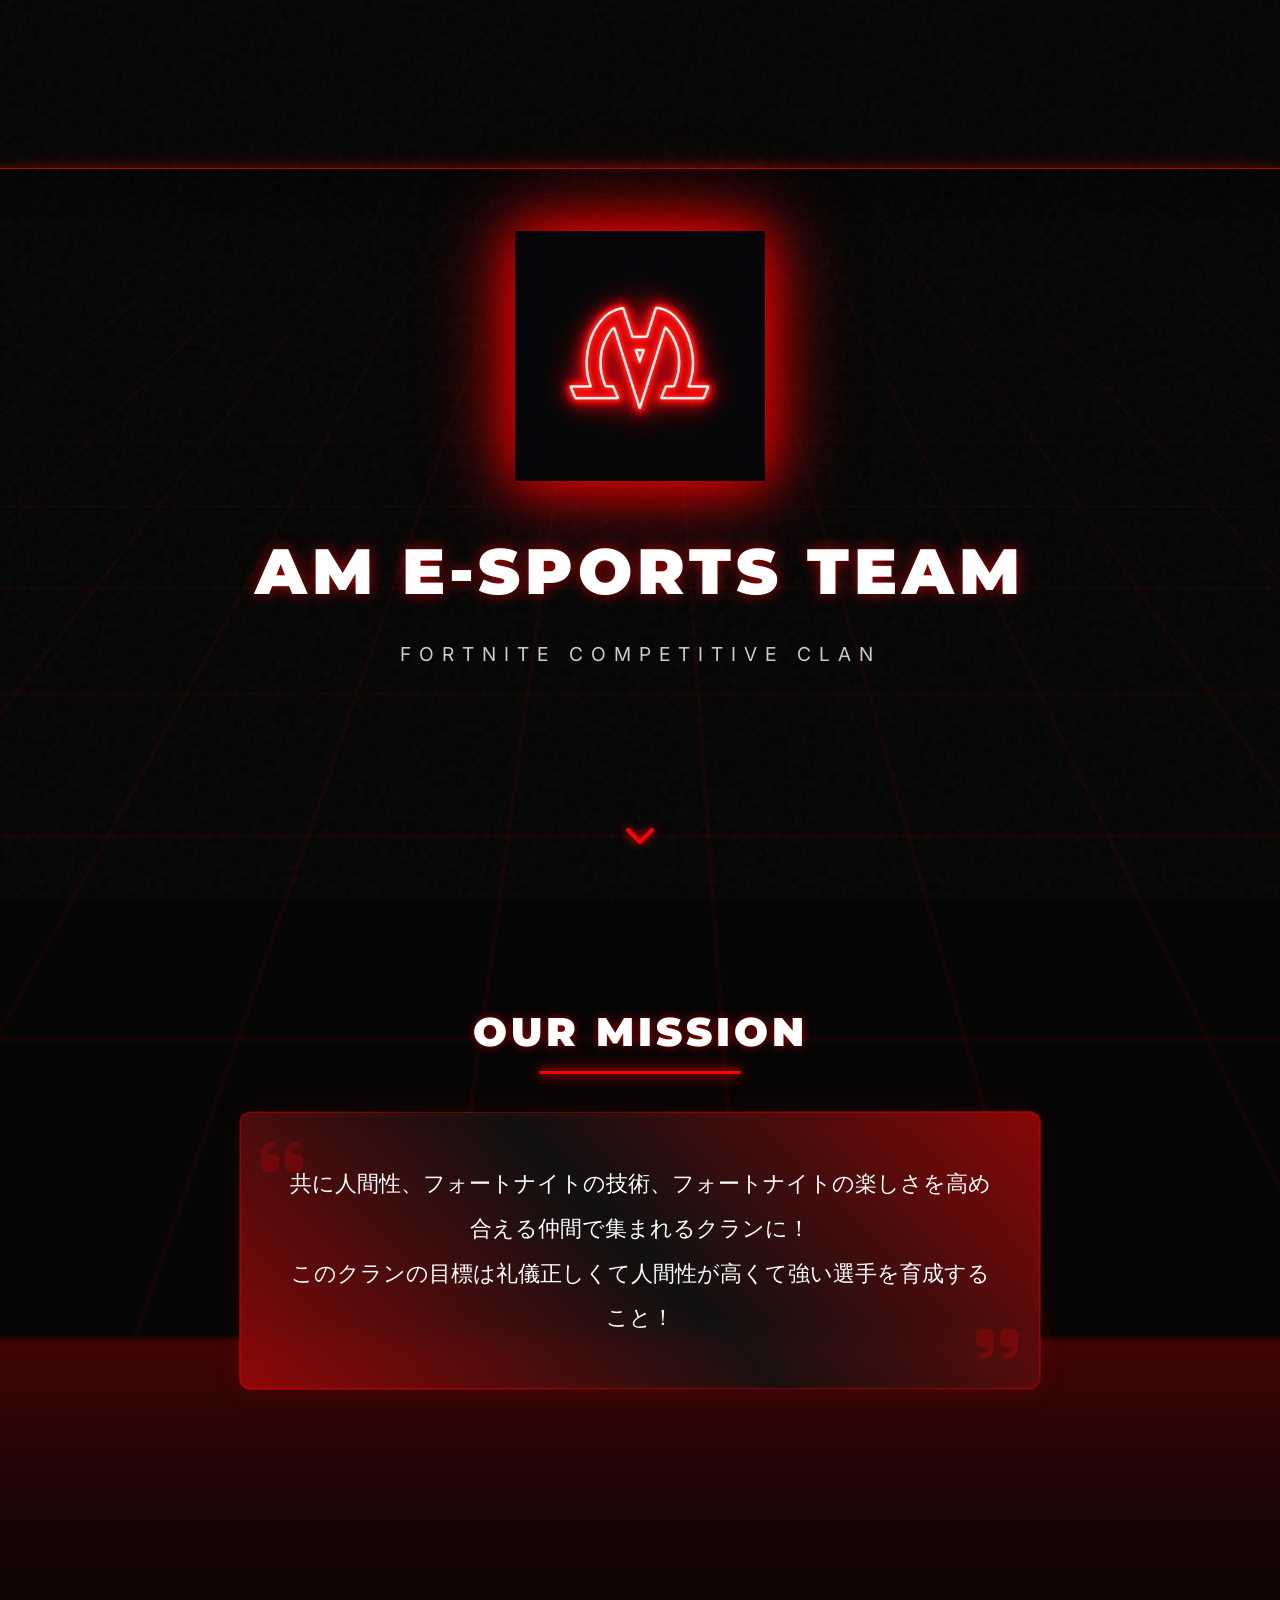
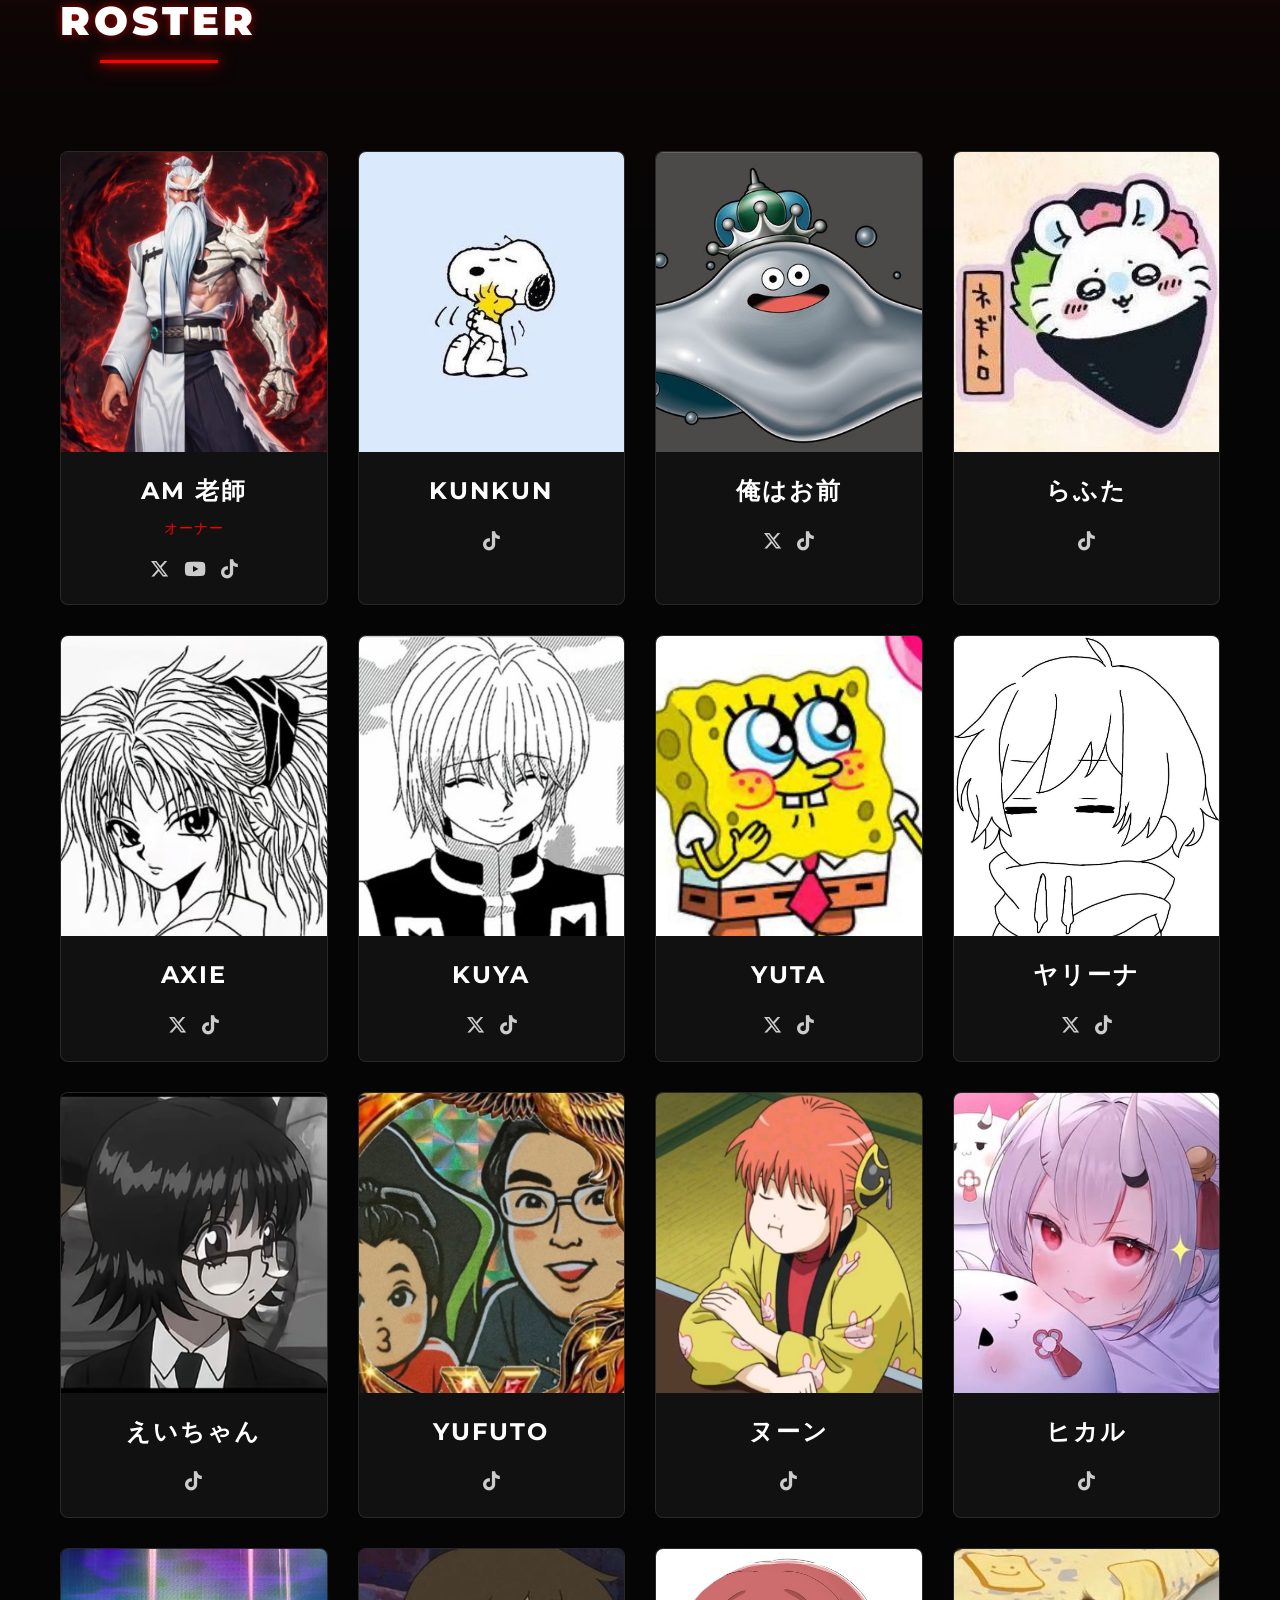
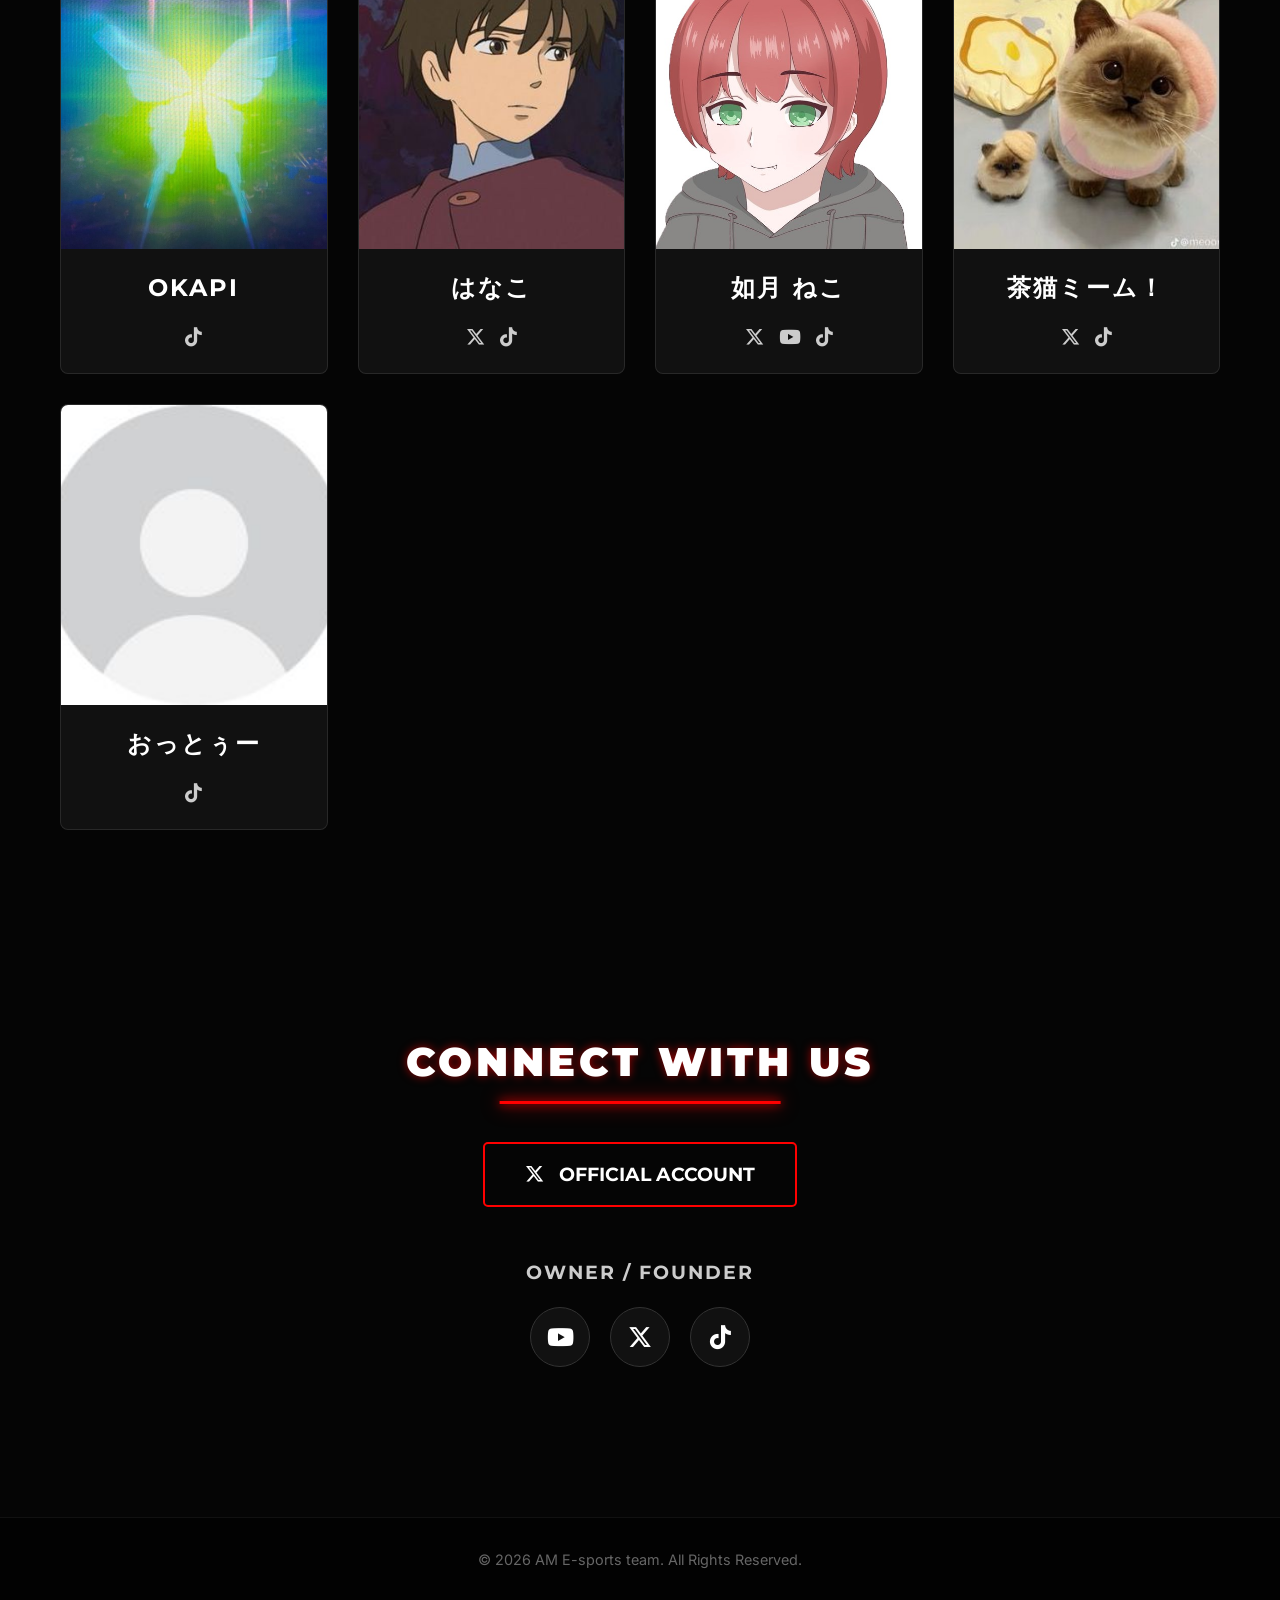
<file: index.html>
<!DOCTYPE html>
<html lang="ja">

<head>
    <meta charset="UTF-8">
    <meta name="viewport" content="width=device-width, initial-scale=1.0">
    <meta name="description" content="AM E-sports team - 共に人間性、フォートナイトの技術、楽しさを高め合える仲間が集まるクラン">
    <title>AM E-sports team | Official Website</title>

    <!-- Google Fonts -->
    <link rel="preconnect" href="https://fonts.googleapis.com">
    <link rel="preconnect" href="https://fonts.gstatic.com" crossorigin>
    <link
        href="https://fonts.googleapis.com/css2?family=Inter:wght@400;500&family=Montserrat:wght@400;700;900&display=swap"
        rel="stylesheet">

    <!-- FontAwesome for SNS Icons -->
    <link rel="stylesheet" href="https://cdnjs.cloudflare.com/ajax/libs/font-awesome/6.5.1/css/all.min.css" integrity="sha512-DTOQO9RWCH3ppGqcWaEA1BIZOC6xxalwEsw9c2QQeAIftl+Vegovlnee1c9QX4TctnWMn13TZye+giMm8e2LwA==" crossorigin="anonymous" referrerpolicy="no-referrer">

    <link rel="stylesheet" href="style.css">
</head>

<body>
    <div class="background-grid"></div>
    <div class="noise-overlay"></div>

    <main>
        <!-- Hero Section -->
        <section id="hero" class="hero fullscreen fade-in">
            <div class="hero-content">
                <div class="logo-container">
                    <img src="logo.png" alt="AM E-sports team Logo" class="main-logo" id="logo">
                </div>
                <h1 class="glitch-text" data-text="AM E-SPORTS TEAM">AM E-SPORTS TEAM</h1>
                <p class="subtitle">FORTNITE COMPETITIVE CLAN</p>
            </div>
            <div class="scroll-indicator">
                <i class="fa-solid fa-chevron-down"></i>
            </div>
        </section>

        <!-- Mission Section -->
        <section id="mission" class="mission section-padding fade-in">
            <div class="container">
                <h2 class="section-title">OUR MISSION</h2>
                <div class="mission-box neon-border">
                    <i class="fa-solid fa-quote-left quote-icon"></i>
                    <p class="mission-text">
                        共に人間性、フォートナイトの技術、フォートナイトの楽しさを高め合える仲間で集まれるクランに！<br>
                        このクランの目標は礼儀正しくて人間性が高くて強い選手を育成すること！
                    </p>
                    <i class="fa-solid fa-quote-right quote-icon right"></i>
                </div>
            </div>
        </section>

        <!-- Roster Section -->
        <section id="roster" class="roster section-padding fade-in">
            <div class="container">
                <h2 class="section-title">ROSTER</h2>
                <div class="roster-grid" id="roster-grid">
                    <!-- JavaScript will insert player cards here -->
                </div>
            </div>
        </section>

        <!-- Contact / SNS Section -->
        <section id="contact" class="contact section-padding fade-in">
            <div class="container">
                <h2 class="section-title">CONNECT WITH US</h2>
                <div class="social-links">
                    <a href="https://x.com/AM_Esports_fn" target="_blank" class="social-btn neon-box"
                        aria-label="Official X (Twitter)">
                        <i class="fa-brands fa-x-twitter"></i>
                        <span>Official Account</span>
                    </a>
                </div>

                <h3 class="owner-title">OWNER / FOUNDER</h3>
                <div class="social-links owner-links">
                    <a href="https://www.youtube.com/@am-rousi/streams" target="_blank" class="social-icon-btn"
                        aria-label="Owner YouTube">
                        <i class="fa-brands fa-youtube"></i>
                    </a>
                    <a href="https://x.com/amloushi" target="_blank" class="social-icon-btn" aria-label="Owner X">
                        <i class="fa-brands fa-x-twitter"></i>
                    </a>
                    <a href="https://www.tiktok.com/@amroushi01" target="_blank" class="social-icon-btn tiktok"
                        aria-label="Owner TikTok">
                        <i class="fa-brands fa-tiktok"></i>
                    </a>
                </div>
            </div>
        </section>
    </main>

    <footer class="site-footer">
        <p>&copy; 2026 AM E-sports team. All Rights Reserved.</p>
    </footer>

    <script src="script.js"></script>
</body>

</html>
</file>
<file: style.css>
:root {
    --bg-color: #050505;
    --neon-red: #ff0000;
    --neon-red-glow: rgba(255, 0, 0, 0.6);
    --neon-red-dark: #800000;
    --text-primary: #ffffff;
    --text-secondary: #cccccc;
    --grid-color: rgba(255, 0, 0, 0.08);
    /* Dark subtle red grid */
    --card-bg: rgba(20, 20, 20, 0.8);

    --font-heading: 'Montserrat', sans-serif;
    --font-body: 'Inter', sans-serif;
}

* {
    margin: 0;
    padding: 0;
    box-sizing: border-box;
}

body {
    background-color: var(--bg-color);
    color: var(--text-primary);
    font-family: var(--font-body);
    overflow-x: hidden;
    line-height: 1.6;
}

/* Background Effects */
.background-grid {
    position: fixed;
    top: 0;
    left: 0;
    width: 100vw;
    height: 100vh;
    background-image:
        linear-gradient(to right, var(--grid-color) 1px, transparent 1px),
        linear-gradient(to bottom, var(--grid-color) 1px, transparent 1px);
    background-size: 60px 60px;
    z-index: -2;
    transform: perspective(1000px) rotateX(60deg) translateY(-200px) scale(2);
    border-top: 1px solid var(--neon-red);
    box-shadow: inset 0 200px 200px -100px #000, 0 0 50px var(--neon-red-glow);
    opacity: 0.8;
}

.noise-overlay {
    position: fixed;
    top: 0;
    left: 0;
    width: 100vw;
    height: 100vh;
    background: url('data:image/svg+xml,%3Csvg viewBox="0 0 200 200" xmlns="http://www.w3.org/2000/svg"%3E%3Cfilter id="noiseFilter"%3E%3CfeTurbulence type="fractalNoise" baseFrequency="0.65" numOctaves="3" stitchTiles="stitch"/%3E%3C/filter%3E%3Crect width="100%25" height="100%25" filter="url(%23noiseFilter)"/%3E%3C/svg%3E');
    opacity: 0.04;
    z-index: -1;
    pointer-events: none;
}

/* Typography */
h1,
h2,
h3,
h4 {
    font-family: var(--font-heading);
    text-transform: uppercase;
}

.section-title {
    font-size: 2.5rem;
    font-weight: 900;
    text-align: center;
    margin-bottom: 3rem;
    letter-spacing: 4px;
    color: var(--text-primary);
    text-shadow: 0 0 10px var(--neon-red-glow);
    position: relative;
    display: inline-block;
    animation: flicker 4s infinite alternate;
}

.section-title::after {
    content: '';
    position: absolute;
    bottom: -10px;
    left: 50%;
    transform: translateX(-50%);
    width: 60%;
    height: 3px;
    background: var(--neon-red);
    box-shadow: 0 0 10px var(--neon-red), 0 0 20px var(--neon-red);
}

.container {
    max-width: 1200px;
    margin: 0 auto;
    padding: 0 20px;
}

.section-padding {
    padding: 100px 0;
}

.fullscreen {
    min-height: 100vh;
    display: flex;
    flex-direction: column;
    justify-content: center;
    align-items: center;
}

/* Animations */
.fade-in {
    opacity: 0;
    transform: translateY(30px);
    transition: opacity 1s cubic-bezier(0.165, 0.84, 0.44, 1), transform 1s cubic-bezier(0.165, 0.84, 0.44, 1);
}

.fade-in.is-visible {
    opacity: 1;
    transform: translateY(0);
}

@keyframes flicker {

    0%,
    18%,
    22%,
    25%,
    53%,
    57%,
    100% {
        text-shadow:
            0 0 4px #fff,
            0 0 11px #fff,
            0 0 19px #fff,
            0 0 40px var(--neon-red),
            0 0 80px var(--neon-red),
            0 0 90px var(--neon-red),
            0 0 100px var(--neon-red),
            0 0 150px var(--neon-red);
    }

    20%,
    24%,
    55% {
        text-shadow: none;
    }
}

@keyframes flicker-subtle {

    0%,
    18%,
    22%,
    25%,
    53%,
    57%,
    100% {
        opacity: 1;
    }

    20%,
    24%,
    55% {
        opacity: 0.7;
    }
}

/* Hero Section */
.hero {
    position: relative;
    text-align: center;
}

.logo-container {
    margin-bottom: 2rem;
    display: inline-block;
}

.main-logo {
    max-width: 250px;
    width: 100%;
    filter: drop-shadow(0 0 20px var(--neon-red-glow)) drop-shadow(0 0 40px var(--neon-red));
    animation: breath 3s ease-in-out infinite alternate;
}

@keyframes breath {
    0% {
        filter: drop-shadow(0 0 15px rgba(255, 0, 0, 0.4)) drop-shadow(0 0 30px rgba(255, 0, 0, 0.2));
        transform: scale(0.98);
    }

    100% {
        filter: drop-shadow(0 0 25px rgba(255, 0, 0, 0.8)) drop-shadow(0 0 50px rgba(255, 0, 0, 0.6));
        transform: scale(1.02);
    }
}

.glitch-text {
    font-size: 4rem;
    font-weight: 900;
    letter-spacing: 5px;
    position: relative;
    color: var(--text-primary);
    text-shadow: 0 0 15px var(--neon-red-glow);
    margin-bottom: 1rem;
    animation: flicker 5s infinite;
}

.subtitle {
    font-size: 1.2rem;
    letter-spacing: 8px;
    color: var(--text-secondary);
    text-transform: uppercase;
}

.scroll-indicator {
    position: absolute;
    bottom: 40px;
    left: 50%;
    transform: translateX(-50%);
    font-size: 2rem;
    color: var(--neon-red);
    animation: bounce 2s infinite;
    text-shadow: 0 0 10px var(--neon-red);
}

@keyframes bounce {

    0%,
    20%,
    50%,
    80%,
    100% {
        transform: translateY(0) translateX(-50%);
    }

    40% {
        transform: translateY(-20px) translateX(-50%);
    }

    60% {
        transform: translateY(-10px) translateX(-50%);
    }
}

/* Mission Section */
.mission {
    text-align: center;
}

.mission-box {
    background: var(--card-bg);
    padding: 3rem;
    border: 1px solid rgba(255, 0, 0, 0.3);
    border-radius: 10px;
    position: relative;
    max-width: 800px;
    margin: 0 auto;
    box-shadow: 0 0 30px rgba(255, 0, 0, 0.1), inset 0 0 20px rgba(255, 0, 0, 0.05);
    backdrop-filter: blur(10px);
}

.neon-border::before {
    content: '';
    position: absolute;
    top: -2px;
    left: -2px;
    right: -2px;
    bottom: -2px;
    background: linear-gradient(45deg, var(--neon-red), transparent, var(--neon-red));
    z-index: -1;
    border-radius: 12px;
    opacity: 0.5;
    animation: pulse-border 2s ease-in-out infinite alternate;
}

@keyframes pulse-border {
    0% {
        opacity: 0.2;
    }

    100% {
        opacity: 0.6;
        box-shadow: 0 0 20px var(--neon-red);
    }
}

.mission-text {
    font-size: 1.4rem;
    line-height: 2;
    font-weight: 500;
    color: var(--text-primary);
    position: relative;
    z-index: 1;
}

.quote-icon {
    font-size: 3rem;
    color: rgba(255, 0, 0, 0.2);
    position: absolute;
    top: 20px;
    left: 20px;
}

.quote-icon.right {
    top: auto;
    bottom: 20px;
    left: auto;
    right: 20px;
}

/* Roster Section */
.roster-grid {
    display: grid;
    grid-template-columns: repeat(auto-fit, minmax(250px, 1fr));
    gap: 30px;
    margin-top: 50px;
}

.player-card {
    background: var(--card-bg);
    border: 1px solid rgba(255, 255, 255, 0.1);
    border-radius: 8px;
    overflow: hidden;
    position: relative;
    transition: all 0.3s ease;
    cursor: pointer;
}

.player-card:hover {
    transform: translateY(-10px);
    border-color: var(--neon-red);
    box-shadow: 0 10px 30px rgba(255, 0, 0, 0.3);
}

.card-image-placeholder {
    height: 300px;
    background: linear-gradient(135deg, #111 0%, #222 100%);
    position: relative;
    overflow: hidden;
}

.card-image-placeholder::after {
    content: '';
    position: absolute;
    top: 50%;
    left: 50%;
    transform: translate(-50%, -50%);
    width: 60px;
    height: 60px;
    /* Font Awesome User icon encoded for background SVG */
    background: url('data:image/svg+xml;utf8,<svg xmlns="http://www.w3.org/2000/svg" viewBox="0 0 448 512" fill="rgba(255,0,0,0.2)"><path d="M224 256A128 128 0 1 0 224 0a128 128 0 1 0 0 256zm-45.7 48C79.8 304 0 383.8 0 482.3C0 498.7 13.3 512 29.7 512H418.3c16.4 0 29.7-13.3 29.7-29.7C448 383.8 368.2 304 269.7 304H178.3z"/></svg>') no-repeat center;
    background-size: contain;
    transition: all 0.3s ease;
}

.card-image-placeholder.has-image::after {
    display: none;
}

.player-card:hover .card-image-placeholder::after {
    filter: drop-shadow(0 0 10px var(--neon-red));
    background: url('data:image/svg+xml;utf8,<svg xmlns="http://www.w3.org/2000/svg" viewBox="0 0 448 512" fill="rgba(255,0,0,0.8)"><path d="M224 256A128 128 0 1 0 224 0a128 128 0 1 0 0 256zm-45.7 48C79.8 304 0 383.8 0 482.3C0 498.7 13.3 512 29.7 512H418.3c16.4 0 29.7-13.3 29.7-29.7C448 383.8 368.2 304 269.7 304H178.3z"/></svg>') no-repeat center;
}

.card-content {
    padding: 20px;
    text-align: center;
    position: relative;
    z-index: 2;
}

.player-name {
    font-size: 1.5rem;
    margin-bottom: 5px;
    letter-spacing: 2px;
}

.player-role {
    color: var(--neon-red);
    font-weight: 500;
    text-transform: uppercase;
    font-size: 0.9rem;
    letter-spacing: 1px;
    margin-bottom: 15px;
}

.player-sns {
    display: flex;
    justify-content: center;
    gap: 15px;
    margin-top: 10px;
}

.player-sns a {
    color: var(--text-secondary);
    font-size: 1.2rem;
    transition: all 0.3s ease;
}

.player-sns a:hover {
    color: var(--neon-red);
    transform: scale(1.2);
    filter: drop-shadow(0 0 5px var(--neon-red));
}

.card-image {
    width: 100%;
    height: 100%;
    object-fit: cover;
    position: absolute;
    top: 0;
    left: 0;
}

/* Contact Section */
.contact {
    text-align: center;
}

.social-links {
    display: flex;
    justify-content: center;
    gap: 20px;
    margin-bottom: 50px;
}

.social-btn {
    display: inline-flex;
    align-items: center;
    gap: 15px;
    padding: 15px 40px;
    background: transparent;
    border: 2px solid var(--neon-red);
    color: var(--text-primary);
    text-decoration: none;
    font-family: var(--font-heading);
    font-weight: 700;
    font-size: 1.2rem;
    text-transform: uppercase;
    border-radius: 5px;
    transition: all 0.3s ease;
    position: relative;
    overflow: hidden;
}

.social-btn:hover {
    background: var(--neon-red);
    color: #000;
    box-shadow: 0 0 20px var(--neon-red), 0 0 40px var(--neon-red);
}

.owner-title {
    font-size: 1.2rem;
    margin-bottom: 20px;
    letter-spacing: 2px;
    color: var(--text-secondary);
}

.owner-links a {
    display: inline-flex;
    justify-content: center;
    align-items: center;
    width: 60px;
    height: 60px;
    border-radius: 50%;
    background: #111;
    border: 1px solid #333;
    color: #fff;
    font-size: 1.5rem;
    text-decoration: none;
    transition: all 0.3s ease;
}

.owner-links a:hover {
    background: #222;
    transform: translateY(-5px);
    border-color: var(--text-primary);
    box-shadow: 0 5px 15px rgba(255, 255, 255, 0.2);
}

.owner-links a[aria-label="Owner X"]:hover {
    border-color: #1DA1F2;
    color: #1DA1F2;
    box-shadow: 0 5px 15px rgba(29, 161, 242, 0.4);
}

.owner-links a[aria-label="Owner YouTube"]:hover {
    border-color: #FF0000;
    color: #FF0000;
    box-shadow: 0 5px 15px rgba(255, 0, 0, 0.4);
}

.owner-links a.tiktok:hover {
    border-color: #00f2fe;
    color: #00f2fe;
    box-shadow: 0 5px 15px rgba(0, 242, 254, 0.4);
}

/* Footer */
.site-footer {
    text-align: center;
    padding: 30px;
    background: #020202;
    border-top: 1px solid #111;
    color: #666;
    font-size: 0.9rem;
}

/* Responsive */
@media (max-width: 768px) {
    .glitch-text {
        font-size: 2.5rem;
    }

    .subtitle {
        font-size: 0.9rem;
        letter-spacing: 4px;
    }

    .mission-text {
        font-size: 1.1rem;
    }

    .section-title {
        font-size: 2rem;
    }

    .main-logo {
        max-width: 200px;
    }

    .mission-box {
        padding: 2rem 1.5rem;
    }

    .section-padding {
        padding: 60px 0;
    }

    .social-links {
        flex-direction: column;
        align-items: center;
    }

    .social-btn {
        width: 100%;
        max-width: 300px;
        justify-content: center;
    }

    .owner-links {
        flex-direction: row;
    }

    /* Force elements to be visible on mobile regardless of JS intersection */
    .fade-in {
        opacity: 1 !important;
        transform: none !important;
    }

    /* Roster 2 columns on mobile */
    .roster-grid {
        grid-template-columns: repeat(2, 1fr);
        gap: 15px;
        margin-top: 30px;
    }

    .card-image-placeholder {
        height: 150px;
    }

    .card-content {
        padding: 10px;
    }

    .player-name {
        font-size: 1.1rem;
        margin-bottom: 2px;
    }

    .player-role {
        font-size: 0.7rem;
        margin-bottom: 5px;
    }

    .player-sns a {
        font-size: 1rem;
    }
}
</file>
